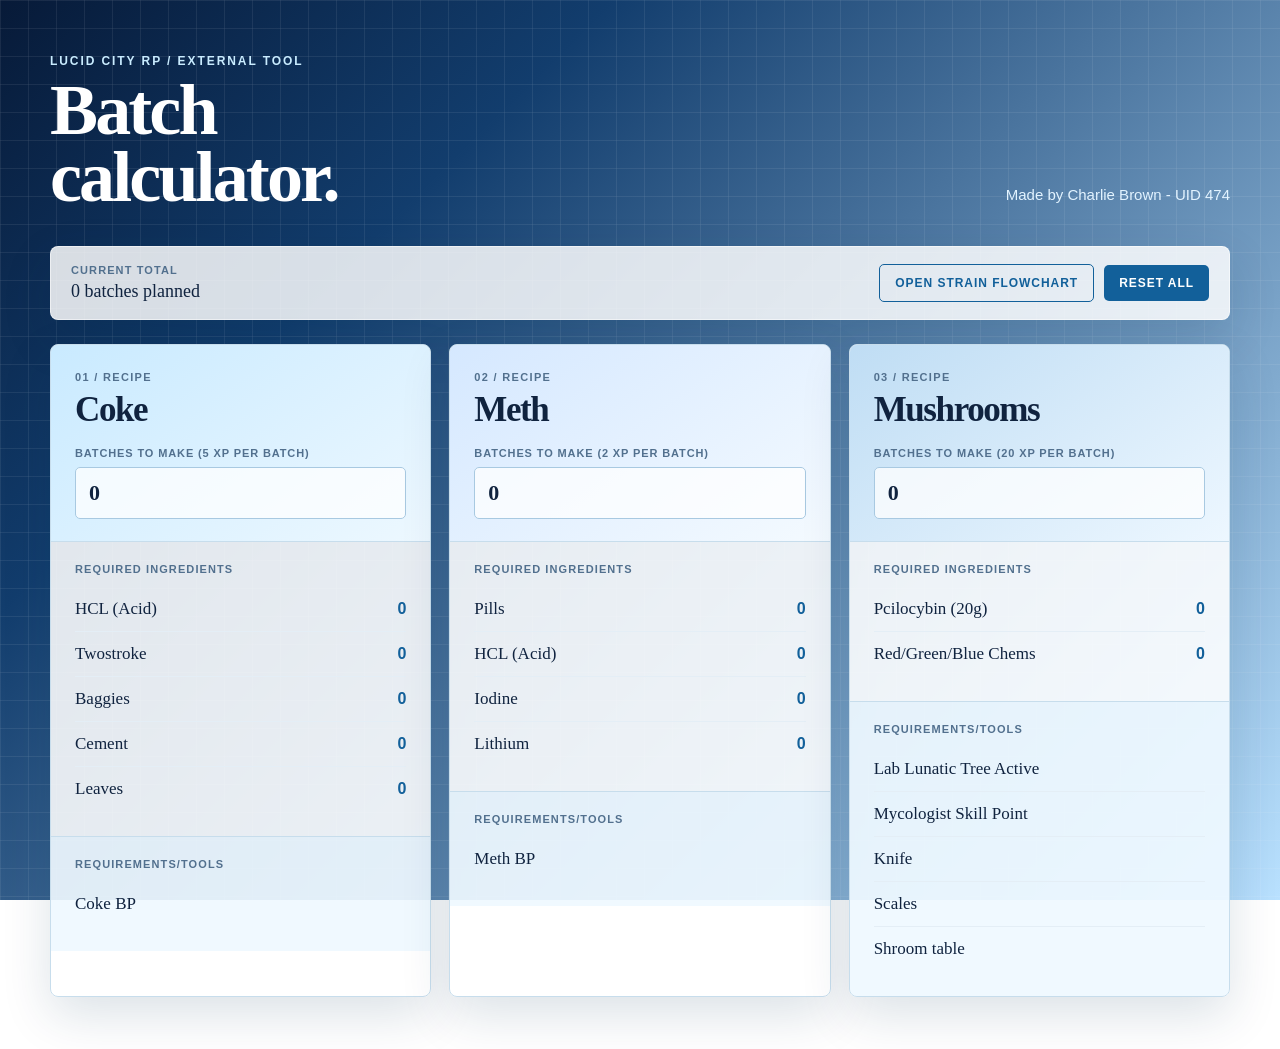
<file: index.html>
<!doctype html>
<html lang="en">
<head>
  <meta charset="utf-8">
  <meta name="viewport" content="width=device-width, initial-scale=1">
  <meta name="theme-color" content="#081a36">
  <title>Lucid City RP | Batch Calculator</title>
  <link rel="icon" type="image/jpeg" href="pfp.jpg">
  <link rel="stylesheet" href="styles.css">
</head>
<body>
  <main class="shell">
    <header>
      <div>
        <div class="kicker">Lucid City RP / External Tool</div>
        <h1>Batch<br>calculator.</h1>
      </div>
      <p class="intro">Made by Charlie Brown - UID 474</p>
    </header>

    <section class="summary" aria-live="polite">
      <div><strong>Current total</strong><div id="summary-text">0 batches planned</div></div>
      <div class="summary-actions">
        <a class="tool-link" href="weed-flowchart.html">Open strain flowchart</a>
        <button class="reset" id="reset" type="button">Reset all</button>
      </div>
    </section>

    <section class="cards" aria-label="Recipe calculators">
      <article class="recipe" data-recipe="coke">
        <div class="recipe-head"><div class="number">01 / RECIPE</div><h2>Coke</h2><label for="coke-batches">Batches to make (5 XP per batch)</label><input id="coke-batches" class="batch-input" type="number" min="0" step="1" value="0" inputmode="numeric" aria-describedby="coke-list"></div>
        <div class="ingredients"><div class="ingredient-title">Required ingredients</div><ul id="coke-list"></ul></div>
        <div class="recipe-tools" aria-label="coke tools/requirements">
          <div class="ingredient-title">Requirements/Tools</div>
          <ul>
            <li><span>Coke BP</span></li>
          </ul>
        </div>
      </article>
      <article class="recipe" data-recipe="meth">
        <div class="recipe-head"><div class="number">02 / RECIPE</div><h2>Meth</h2><label for="meth-batches">Batches to make (2 XP per batch)</label><input id="meth-batches" class="batch-input" type="number" min="0" step="1" value="0" inputmode="numeric" aria-describedby="meth-list"></div>
        <div class="ingredients"><div class="ingredient-title">Required ingredients</div><ul id="meth-list"></ul></div>
        <div class="recipe-tools" aria-label="Meth tools/requirements">
          <div class="ingredient-title">Requirements/Tools</div>
          <ul>
            <li><span>Meth BP</span></li>
          </ul>
        </div>
      </article>
      <article class="recipe" data-recipe="mushrooms">
        <div class="recipe-head"><div class="number">03 / RECIPE</div><h2>Mushrooms</h2><label for="mushrooms-batches">Batches to make (20 XP per batch)</label><input id="mushrooms-batches" class="batch-input" type="number" min="0" step="1" value="0" inputmode="numeric" aria-describedby="mushrooms-list"></div>
        <div class="ingredients"><div class="ingredient-title">Required ingredients</div><ul id="mushrooms-list"></ul></div>
        <div class="recipe-tools" aria-label="Mushroom tools/requirements">
          <div class="ingredient-title">Requirements/Tools</div>
          <ul>
            <li><span>Lab Lunatic Tree Active</span></li>
            <li><span>Mycologist Skill Point</span></li>
            <li><span>Knife</span></li>
            <li><span>Scales</span></li>
            <li><span>Shroom table</span></li>
          </ul>
        </div>
      </article>
    </section>
    </main>

  <script>
    const formatNumber = value => new Intl.NumberFormat().format(value);
    const update = recipes => {
      let totalBatches = 0;
      document.querySelectorAll('.recipe').forEach(card => {
        const key = card.dataset.recipe;
        const input = card.querySelector('.batch-input');
        const batches = Math.max(0, Math.floor(Number(input.value) || 0));
        input.value = batches;
        totalBatches += batches;
        card.querySelector('ul').innerHTML = recipes[key].ingredients.map(item => `<li><span>${item.name}</span><span class="amount">${formatNumber(batches * item.perBatch)}</span></li>`).join('');
      });
      document.querySelector('#summary-text').textContent = `${formatNumber(totalBatches)} ${totalBatches === 1 ? 'batch' : 'batches'} planned`;
    };

    document.querySelectorAll('.batch-input').forEach(input => input.addEventListener('input', () => {
      if (recipes) update(recipes);
    }));
    document.querySelector('#reset').addEventListener('click', () => {
      document.querySelectorAll('.batch-input').forEach(input => input.value = 0);
      if (recipes) update(recipes);
    });

    let recipes;
    fetch('recipes.json')
      .then(response => {
        if (!response.ok) throw new Error('Recipe data could not be loaded.');
        return response.json();
      })
      .then(data => {
        recipes = data;
        update(recipes);
      })
      .catch(() => {
        document.querySelector('#summary-text').textContent = 'Open this page through a web server to load recipes';
      });
  </script>
</body>
</html>
</file>
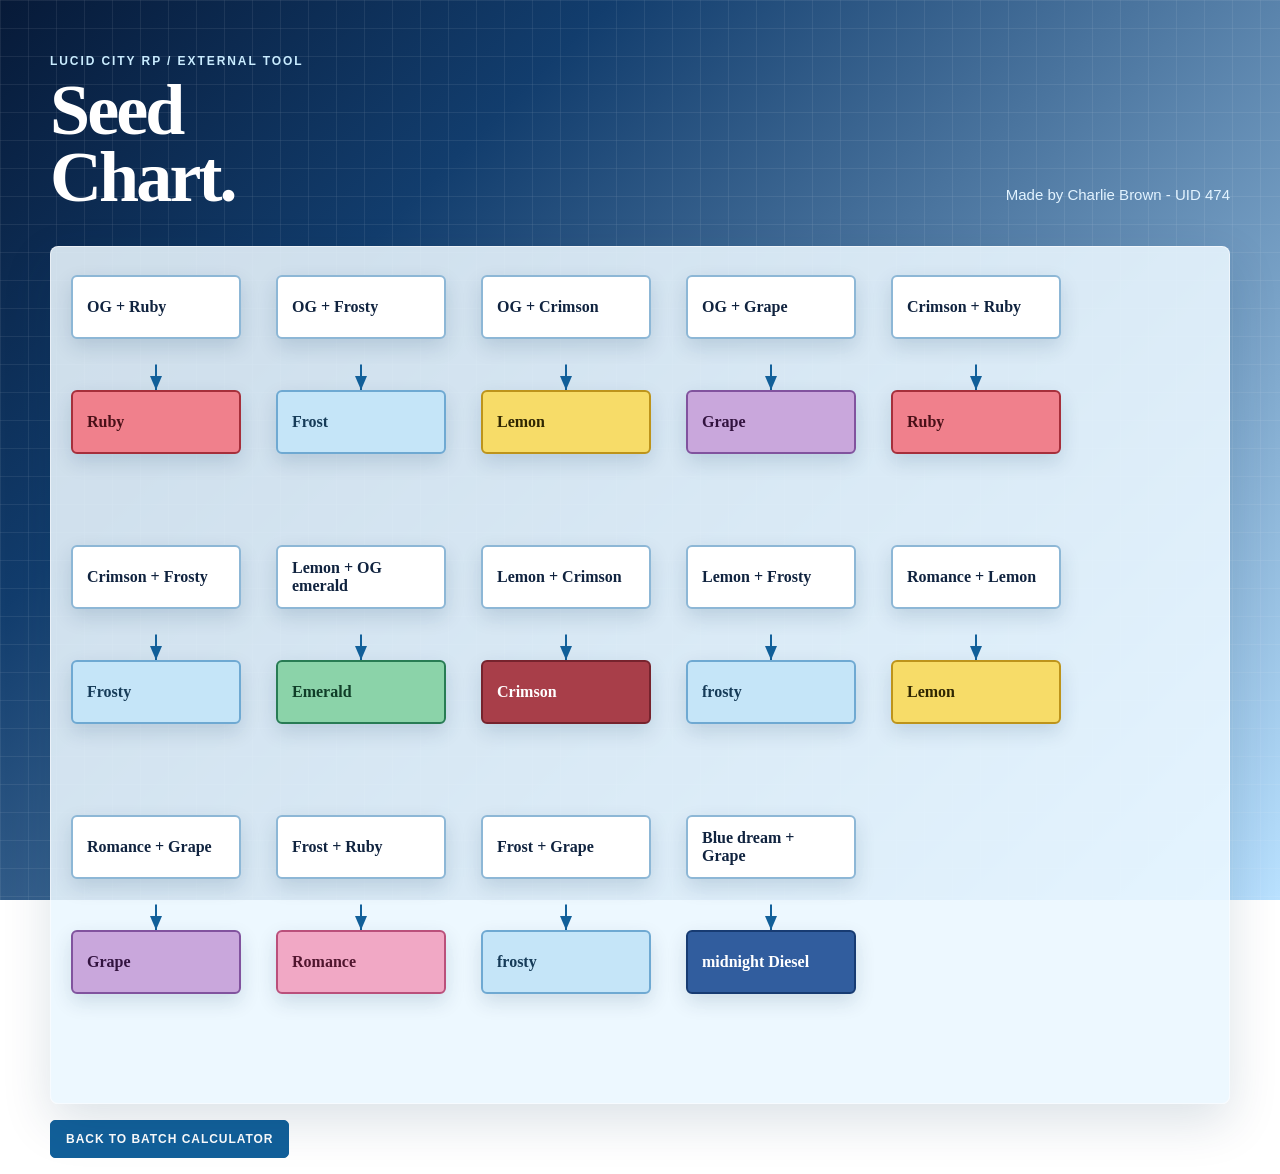
<file: weed-flowchart.html>
<!doctype html>
<html lang="en">
<head>
  <meta charset="utf-8">
  <meta name="viewport" content="width=device-width, initial-scale=1">
  <meta name="theme-color" content="#081a36">
  <title>Lucid City RP | Seed Chart</title>
  <link rel="icon" type="image/jpeg" href="pfp.jpg">
  <link rel="stylesheet" href="styles.css">
</head>
<body>
  <main class="shell">
    <header>
      <div>
        <div class="kicker">Lucid City RP / External Tool</div>
        <h1>Seed<br>Chart.</h1>
      </div>
      <p class="intro">Made by Charlie Brown - UID 474</p>
    </header>

    <section class="diagram-container" id="diagram" aria-label="Static seed chart">
      <svg id="connections" aria-hidden="true"></svg>
      <div class="empty-flow" id="empty-flow"></div>
    </section>
    <p><a class="tool-link filled-link" href="index.html">Back to batch calculator</a></p>
  </main>

  <script>
    const diagram = document.querySelector('#diagram');
    const connectionSvg = document.querySelector('#connections');
    let state = { nodes: [], edges: [] };

    const nodeById = id => state.nodes.find(node => node.id === id);
    const childrenOf = id => state.edges.filter(edge => edge.from === id).map(edge => nodeById(edge.to)).filter(Boolean);
    const resultClass = name => {
      const normalized = name.toLowerCase();
      if (normalized.includes('midnight diesel')) return 'result-midnight-diesel';
      if (normalized.includes('lemon')) return 'result-lemon';
      if (normalized.includes('emerald')) return 'result-emerald';
      if (normalized.includes('ruby')) return 'result-ruby';
      if (normalized.includes('frost')) return 'result-frosty';
      if (normalized.includes('grape')) return 'result-grape';
      if (normalized.includes('romance')) return 'result-romance';
      if (normalized.includes('crimson')) return 'result-crimson';
      return '';
    };
    const layoutTree = () => {
      const roots = state.nodes.filter(node => !state.edges.some(edge => edge.to === node.id));
      const nodeWidth = 170;
      const columnGap = 35;
      const rowGap = 70;
      const columns = Math.max(1, Math.floor((diagram.clientWidth - 40 + columnGap) / (nodeWidth + columnGap)));
      const branchHeight = node => {
        const children = childrenOf(node.id);
        return children.length ? 115 + Math.max(...children.map(branchHeight)) : 85;
      };
      roots.forEach((root, index) => {
        const column = index % columns;
        const row = Math.floor(index / columns);
        const columnX = 20 + column * (nodeWidth + columnGap);
        const rowY = 28 + row * (Math.max(...roots.slice(row * columns, (row + 1) * columns).map(branchHeight)) + rowGap);
        const positionSubtree = (node, depth) => {
          node.layoutX = columnX;
          node.layoutY = rowY + depth * 115;
          childrenOf(node.id).forEach(child => positionSubtree(child, depth + 1));
        };
        positionSubtree(root, 0);
      });
      const rowCount = Math.ceil(roots.length / columns);
      const rowHeight = roots.length ? Math.max(...roots.map(branchHeight)) + rowGap : 0;
      diagram.style.height = `${Math.max(490, 28 + rowCount * rowHeight + 20)}px`;
    };
    const render = () => {
      layoutTree();
      diagram.querySelectorAll('.diagram-box').forEach(node => node.remove());
      document.querySelector('#empty-flow').hidden = state.nodes.length > 0;
      state.nodes.forEach(node => {
        const element = document.createElement('article');
        element.className = 'diagram-box';
        if (state.edges.some(edge => edge.to === node.id)) {
          element.classList.add('result-box');
          const colorClass = resultClass(node.name);
          if (colorClass) element.classList.add(colorClass);
        }
        element.dataset.id = node.id;
        element.style.left = `${node.layoutX}px`;
        element.style.top = `${node.layoutY}px`;
        const title = document.createElement('strong');
        title.textContent = node.name;
        element.append(title);
        diagram.append(element);
      });
      renderConnections();
    };
    const renderConnections = () => {
      connectionSvg.innerHTML = '<defs><marker id="arrow" markerWidth="8" markerHeight="8" refX="7" refY="3" orient="auto"><path d="M0,0 L0,6 L7,3 z" fill="#12609a"></path></marker></defs>';
      const nodeHeight = 64;
      state.edges.forEach(edge => {
        const from = nodeById(edge.from); const to = nodeById(edge.to);
        if (!from || !to) return;
        const line = document.createElementNS('http://www.w3.org/2000/svg', 'line');
        const startX = from.layoutX + 85; const startY = from.layoutY + nodeHeight;
        const endX = to.layoutX + 85; const endY = to.layoutY;
        const midY = startY + (endY - startY) / 2;
        line.setAttribute('x1', startX); line.setAttribute('y1', startY);
        line.setAttribute('x2', endX); line.setAttribute('y2', endY);
        line.setAttribute('x1', startX); line.setAttribute('y1', midY);
        line.setAttribute('x2', endX); line.setAttribute('y2', midY);
        line.setAttribute('x1', startX); line.setAttribute('y1', startY);
        line.setAttribute('x2', startX); line.setAttribute('y2', midY);
        const horizontal = document.createElementNS('http://www.w3.org/2000/svg', 'line');
        horizontal.setAttribute('x1', startX); horizontal.setAttribute('y1', midY);
        horizontal.setAttribute('x2', endX); horizontal.setAttribute('y2', midY);
        horizontal.setAttribute('stroke', '#12609a'); horizontal.setAttribute('stroke-width', '2');
        connectionSvg.append(horizontal);
        line.setAttribute('x1', endX); line.setAttribute('y1', midY);
        line.setAttribute('x2', endX); line.setAttribute('y2', endY);
        line.setAttribute('stroke', '#12609a'); line.setAttribute('stroke-width', '2'); line.setAttribute('marker-end', 'url(#arrow)');
        connectionSvg.append(line);
      });
    };
    window.addEventListener('resize', render);
    fetch('strain-flowchart.json')
      .then(response => {
        if (!response.ok) throw new Error('Strain map could not be loaded.');
        return response.json();
      })
      .then(data => { state = data; render(); })
      .catch(() => { document.querySelector('#empty-flow').textContent = 'Strain map unavailable.'; });
  </script>
</body>
</html>
</file>
<file: styles.css>
:root {
  --ink: #10233f;
  --muted: #52708e;
  --paper: #eaf5ff;
  --card: rgba(255, 255, 255, .88);
  --line: #c7ddec;
  --mint: #d4ecff;
  --green: #12609a;
  --orange: #287db8;
  --shadow: 0 18px 50px rgba(10, 47, 86, .14);
}

* { box-sizing: border-box; }
body {
  margin: 0;
  color: var(--ink);
  background: linear-gradient(135deg, #071a38 0%, #123d6d 28%, #b9e1ff 100%);
  background-attachment: fixed;
  font-family: Georgia, 'Times New Roman', serif;
}
body::before {
  content: '';
  position: fixed;
  inset: 0;
  z-index: -1;
  opacity: .22;
  background-image: linear-gradient(rgba(255, 255, 255, .35) 1px, transparent 1px), linear-gradient(90deg, rgba(255, 255, 255, .35) 1px, transparent 1px);
  background-size: 28px 28px;
}
.shell { width: min(1180px, calc(100% - 40px)); margin: 0 auto; }
header { padding: 54px 0 36px; display: flex; justify-content: space-between; gap: 24px; align-items: end; }
.kicker { color: #c9ecff; font: 700 12px/1.2 Arial, sans-serif; letter-spacing: .16em; text-transform: uppercase; }
h1 { margin: 9px 0 0; color: #fff; font-size: clamp(38px, 6vw, 72px); line-height: .92; letter-spacing: -.04em; font-weight: 700; }
.intro { max-width: 330px; margin: 0 0 4px; color: #e2f3ff; font: 15px/1.55 Arial, sans-serif; }
.summary { display: flex; align-items: center; justify-content: space-between; gap: 20px; padding: 17px 20px; margin-bottom: 24px; border: 1px solid rgba(255,255,255,.55); border-radius: 8px; background: rgba(255,255,255,.84); box-shadow: var(--shadow); }
.summary strong { display: block; font: 700 11px/1.2 Arial, sans-serif; letter-spacing: .1em; text-transform: uppercase; color: var(--muted); }
#summary-text { margin-top: 4px; font-size: 18px; }
button { border: 0; border-radius: 5px; cursor: pointer; font: 700 12px Arial, sans-serif; letter-spacing: .08em; text-transform: uppercase; }
.reset { padding: 11px 15px; color: #fff; background: var(--green); }
.reset:hover { background: #0b4d7f; }
.summary-actions { display: flex; align-items: center; gap: 10px; }
.tool-link { padding: 11px 15px; border: 1px solid var(--green); border-radius: 5px; color: var(--green); background: transparent; font: 700 12px Arial, sans-serif; letter-spacing: .08em; text-decoration: none; text-transform: uppercase; }
.tool-link:hover { color: #fff; background: var(--green); }
.filled-link { display: inline-block; color: #fff; background: var(--green); }
.filled-link:hover { background: #0b4d7f; }
.cards { display: grid; grid-template-columns: repeat(3, 1fr); gap: 18px; padding-bottom: 52px; }
.recipe { overflow: hidden; border: 1px solid var(--line); border-radius: 8px; background: var(--card); box-shadow: var(--shadow); animation: rise .55s both; }
.recipe:nth-child(2) { animation-delay: .08s; } .recipe:nth-child(3) { animation-delay: .16s; }
.recipe-head { padding: 26px 24px 22px; border-bottom: 1px solid var(--line); background: linear-gradient(145deg, #c9eaff, #edf8ff); }
.recipe:nth-child(2) .recipe-head { background: linear-gradient(145deg, #d5e8ff, #f4faff); } .recipe:nth-child(3) .recipe-head { background: linear-gradient(145deg, #bfddf4, #edf7ff); }
.number { color: var(--muted); font: 700 11px Arial, sans-serif; letter-spacing: .12em; }
h2 { margin: 9px 0 20px; font-size: 35px; line-height: 1; letter-spacing: -.04em; }
label { display: block; color: var(--muted); font: 700 11px Arial, sans-serif; letter-spacing: .08em; text-transform: uppercase; }
input { width: 100%; margin-top: 8px; padding: 12px 13px; border: 1px solid #a8c9e1; border-radius: 5px; outline: none; color: var(--ink); background: rgba(255,255,255,.75); font: 700 22px Georgia, serif; }
input:focus { border-color: var(--green); box-shadow: 0 0 0 3px rgba(18,96,154,.14); }
.ingredients { padding: 21px 24px 25px; }
.recipe-tools { padding: 21px 24px 25px; border-top: 1px solid var(--line); background: rgba(212, 236, 255, .34); }
.ingredient-title { margin-bottom: 12px; color: var(--muted); font: 700 11px Arial, sans-serif; letter-spacing: .1em; text-transform: uppercase; }
ul { padding: 0; margin: 0; list-style: none; }
li { display: flex; align-items: baseline; justify-content: space-between; gap: 12px; padding: 12px 0; border-bottom: 1px solid #e4eef6; font-size: 17px; }
li:last-child { border-bottom: 0; }
.amount { flex: 0 0 auto; color: var(--green); font: 700 16px Arial, sans-serif; }
footer { padding: 0 0 34px; color: #e2f3ff; font: 12px/1.5 Arial, sans-serif; text-align: center; }
.flow-toolbar { display: grid; grid-template-columns: minmax(0, 1fr) auto auto; gap: 10px; align-items: end; padding: 18px; margin-bottom: 18px; border: 1px solid rgba(255,255,255,.55); border-radius: 8px; background: rgba(255,255,255,.84); box-shadow: var(--shadow); }
.flow-toolbar input, .flow-toolbar select { margin-top: 7px; padding: 11px 12px; border: 1px solid #a8c9e1; border-radius: 5px; color: var(--ink); background: #fff; font: 15px Arial, sans-serif; }
.flow-toolbar input { width: 100%; }
.flow-button { padding: 12px 15px; color: #fff; background: var(--green); }
.flow-button.secondary { color: var(--green); background: var(--mint); }
.diagram-container { position: relative; min-height: 490px; overflow-x: hidden; overflow-y: auto; border: 1px solid rgba(255,255,255,.55); border-radius: 8px; background: rgba(235, 247, 255, .88); box-shadow: var(--shadow); }
.diagram-container svg { position: absolute; inset: 0; width: 100%; height: 100%; pointer-events: none; }
.diagram-box { position: absolute; display: flex; width: 170px; height: 64px; flex-direction: column; justify-content: center; padding: 10px 14px; border: 2px solid #8db7d6; border-radius: 6px; color: var(--ink); background: #fff; box-shadow: 0 8px 20px rgba(10, 47, 86, .14); }
.diagram-box strong { display: block; overflow-wrap: anywhere; font: 700 16px Georgia, serif; }
.diagram-box small { display: block; margin-top: 5px; color: var(--muted); font: 10px Arial, sans-serif; letter-spacing: .08em; text-transform: uppercase; }
.result-box { border-width: 2px; }
.result-lemon { border-color: #bd941b; background: #f7dc68; color: #302702; }
.result-emerald { border-color: #287c54; background: #8bd3a9; color: #103d28; }
.result-ruby { border-color: #a62f3b; background: #f0808c; color: #4a1018; }
.result-frosty { border-color: #6fa9d2; background: #c5e5f8; color: #163b58; }
.result-grape { border-color: #81539e; background: #c9a7dc; color: #32133f; }
.result-midnight-diesel { border-color: #173b72; background: #315d9e; color: #fff; }
.result-romance { border-color: #ba507b; background: #f1a8c5; color: #50152e; }
.result-crimson { border-color: #76232d; background: #a83e49; color: #fff; }
.result-box small { color: inherit; opacity: .78; }
.node-remove { position: absolute; top: 7px; right: 8px; padding: 0; color: var(--muted); background: transparent; font-size: 16px; line-height: 1; }
.node-remove:hover { color: #a33b42; }
.empty-flow { position: absolute; inset: 0; display: grid; place-items: center; padding: 30px; color: var(--muted); font: 14px/1.5 Arial, sans-serif; text-align: center; }
.flow-note { margin: 12px 0 0; color: #e2f3ff; font: 12px/1.5 Arial, sans-serif; }
@media (max-width: 700px) { .flow-toolbar { grid-template-columns: 1fr; } .summary-actions { align-items: stretch; flex-direction: column; width: 100%; } .tool-link, .reset { text-align: center; } }
@keyframes rise { from { opacity: 0; transform: translateY(12px); } to { opacity: 1; transform: translateY(0); } }
@media (max-width: 850px) { header { display: block; } .intro { margin-top: 20px; } .cards { grid-template-columns: 1fr; } }
@media (max-width: 520px) { .shell { width: min(100% - 24px, 500px); } header { padding-top: 34px; } .summary { align-items: start; flex-direction: column; } .reset { width: 100%; } }
</file>
